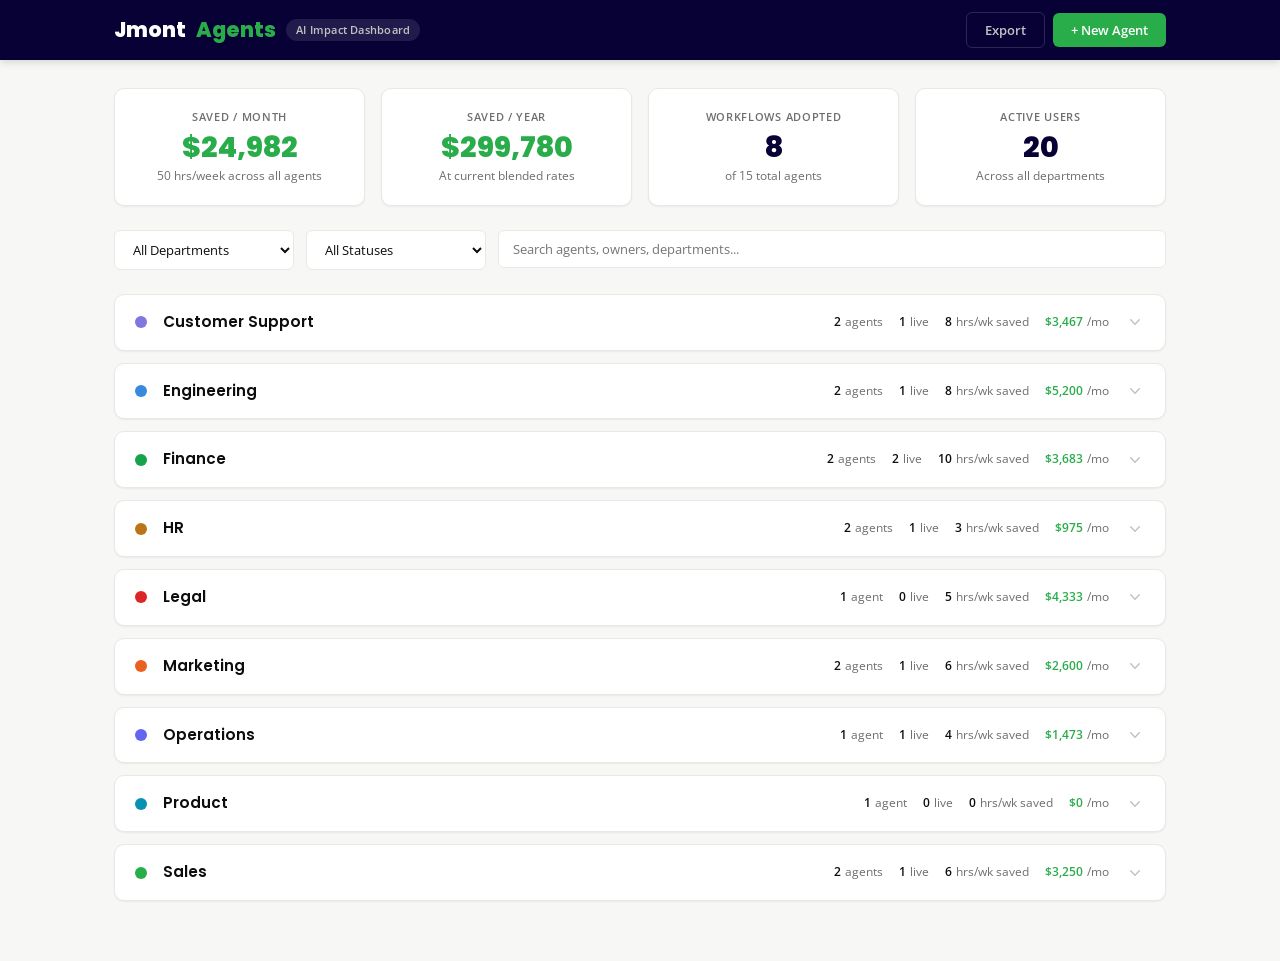
<file: index.html>
<!DOCTYPE html>
<html lang="en">
<head>
    <meta charset="UTF-8">
    <meta name="viewport" content="width=device-width, initial-scale=1.0">
    <title>JmontAgents - AI Agent Impact Dashboard</title>
    <link rel="preconnect" href="https://fonts.googleapis.com">
    <link rel="preconnect" href="https://fonts.gstatic.com" crossorigin>
    <link href="https://fonts.googleapis.com/css2?family=Poppins:wght@500;600;700;800&family=Open+Sans:wght@400;500;600&display=swap" rel="stylesheet">
    <link rel="stylesheet" href="styles.css">
</head>
<body>

    <!-- Top Nav -->
    <nav class="top-nav">
        <div class="nav-inner">
            <div class="nav-left">
                <span class="nav-logo">Jmont</span><span class="nav-logo-accent">Agents</span>
                <span class="nav-badge">AI Impact Dashboard</span>
            </div>
            <div class="nav-right">
                <button class="btn btn-ghost" id="exportBtn" title="Export JSON">Export</button>
                <button class="btn btn-accent" id="addAgentBtn">+ New Agent</button>
            </div>
        </div>
    </nav>

    <main class="container">

        <!-- Exec KPI Strip -->
        <section class="kpi-strip" id="kpiStrip"></section>

        <!-- Filters -->
        <section class="filter-bar">
            <div class="filter-item">
                <select id="filterDepartment">
                    <option value="all">All Departments</option>
                </select>
            </div>
            <div class="filter-item">
                <select id="filterStatus">
                    <option value="all">All Statuses</option>
                    <option value="planning">Planning</option>
                    <option value="active">Active</option>
                    <option value="testing">Testing</option>
                    <option value="deployed">Deployed</option>
                    <option value="paused">Paused</option>
                </select>
            </div>
            <div class="filter-item filter-search">
                <input type="text" id="searchInput" placeholder="Search agents, owners, departments...">
            </div>
        </section>

        <!-- Department Accordion List -->
        <section class="dept-list" id="deptList"></section>

    </main>

    <!-- Add/Edit Agent Modal -->
    <div class="modal-bg" id="modalBg">
        <div class="modal">
            <div class="modal-head">
                <h2 id="modalTitle">New Agent</h2>
                <button class="modal-x" id="modalClose">&times;</button>
            </div>

            <!-- Modal Tabs -->
            <div class="modal-tabs">
                <button class="modal-tab active" data-tab="details">Details</button>
                <button class="modal-tab" data-tab="usage">Usage & Impact</button>
            </div>

            <form id="agentForm" class="modal-body" autocomplete="off">
                <input type="hidden" id="agentId">

                <!-- Tab: Details -->
                <div class="tab-panel active" data-panel="details">
                    <div class="form-row">
                        <div class="form-group">
                            <label for="agentName">Agent Name *</label>
                            <input type="text" id="agentName" required placeholder="e.g. Customer Support Bot">
                        </div>
                        <div class="form-group">
                            <label for="agentDepartment">Department *</label>
                            <select id="agentDepartment" required>
                                <option value="">Select...</option>
                                <option value="Engineering">Engineering</option>
                                <option value="Sales">Sales</option>
                                <option value="Marketing">Marketing</option>
                                <option value="Customer Support">Customer Support</option>
                                <option value="HR">HR</option>
                                <option value="Finance">Finance</option>
                                <option value="Operations">Operations</option>
                                <option value="Legal">Legal</option>
                                <option value="Product">Product</option>
                            </select>
                        </div>
                    </div>
                    <div class="form-row">
                        <div class="form-group">
                            <label for="agentStatus">Status *</label>
                            <select id="agentStatus" required>
                                <option value="planning">Planning</option>
                                <option value="active">Active</option>
                                <option value="testing">Testing</option>
                                <option value="deployed">Deployed</option>
                                <option value="paused">Paused</option>
                            </select>
                        </div>
                        <div class="form-group">
                            <label for="agentOwner">Owner</label>
                            <input type="text" id="agentOwner" placeholder="e.g. Jane Smith">
                        </div>
                    </div>
                    <div class="form-row">
                        <div class="form-group">
                            <label for="agentStartDate">Start Date</label>
                            <input type="date" id="agentStartDate">
                        </div>
                        <div class="form-group">
                            <label for="agentTargetDate">Target Date</label>
                            <input type="date" id="agentTargetDate">
                        </div>
                    </div>
                    <div class="form-group">
                        <label for="agentDescription">Description</label>
                        <textarea id="agentDescription" rows="2" placeholder="What does this agent do?"></textarea>
                    </div>
                </div>

                <!-- Tab: Usage & Impact -->
                <div class="tab-panel" data-panel="usage">
                    <p class="tab-hint">Track real usage and tie it to dollars. If it's not used, it's not real.</p>

                    <div class="form-section-label">Usage Tracking</div>
                    <div class="form-row">
                        <div class="form-group">
                            <label for="agentUsesPerWeek">Uses / Week</label>
                            <input type="number" id="agentUsesPerWeek" min="0" value="0" placeholder="0">
                        </div>
                        <div class="form-group">
                            <label for="agentActiveUsers">Active Users</label>
                            <input type="text" id="agentActiveUsers" placeholder="e.g. Kylie, Jackson, Sales">
                        </div>
                    </div>
                    <div class="form-row">
                        <div class="form-group">
                            <label for="agentLastUsed">Last Used Date</label>
                            <input type="date" id="agentLastUsed">
                        </div>
                        <div class="form-group">
                            <label for="agentHoursSaved">Est. Hours Saved / Week</label>
                            <input type="number" id="agentHoursSaved" min="0" step="0.5" value="0" placeholder="0">
                        </div>
                    </div>

                    <div class="form-section-label">Financial Impact</div>
                    <div class="form-row">
                        <div class="form-group">
                            <label for="agentBlendedRate">Blended Hourly Rate ($)</label>
                            <input type="number" id="agentBlendedRate" min="0" value="100" placeholder="100">
                        </div>
                        <div class="form-group">
                            <label>$ Value Saved / Year</label>
                            <div class="computed-value" id="computedSavings">$0</div>
                        </div>
                    </div>

                    <div class="form-section-label">Revenue Influence</div>
                    <div class="form-row">
                        <div class="form-group">
                            <label for="agentRevenueInfluence">Revenue Tie</label>
                            <select id="agentRevenueInfluence">
                                <option value="none">None</option>
                                <option value="indirect">Indirect (faster output, better quality)</option>
                                <option value="direct">Direct (closed deals, pipeline)</option>
                            </select>
                        </div>
                        <div class="form-group">
                            <label for="agentRevenueNote">Revenue Note</label>
                            <input type="text" id="agentRevenueNote" placeholder="e.g. Used in 12 proposals">
                        </div>
                    </div>

                    <div class="form-section-label">Replacement Value</div>
                    <div class="form-group">
                        <label for="agentReplaces">What does this replace?</label>
                        <input type="text" id="agentReplaces" placeholder="e.g. Replaces manual proposal writing, avoids hiring 1 junior">
                    </div>
                </div>

                <div class="modal-foot">
                    <button type="button" class="btn btn-ghost" id="cancelBtn">Cancel</button>
                    <button type="submit" class="btn btn-accent" id="saveBtn">Save Agent</button>
                </div>
            </form>
        </div>
    </div>

    <!-- Delete Confirmation Modal -->
    <div class="modal-bg" id="deleteBg">
        <div class="modal modal-sm">
            <div class="modal-head">
                <h2>Delete Agent</h2>
                <button class="modal-x" id="deleteClose">&times;</button>
            </div>
            <div class="modal-body">
                <p>Are you sure you want to delete <strong id="deleteAgentName"></strong>? This cannot be undone.</p>
                <div class="modal-foot">
                    <button class="btn btn-ghost" id="deleteCancelBtn">Cancel</button>
                    <button class="btn btn-danger" id="deleteConfirmBtn">Delete</button>
                </div>
            </div>
        </div>
    </div>

    <script src="data.js"></script>
    <script src="app.js"></script>
</body>
</html>
</file>
<file: styles.css>
/* === Reset === */
*, *::before, *::after { margin: 0; padding: 0; box-sizing: border-box; }

/* === Design Tokens === */
:root {
    --navy: #080136;
    --navy-light: #0C0250;
    --green: #29AC4A;
    --green-light: #66BD5A;
    --green-soft: #D2E4C7;
    --orange: #EA6020;
    --cream: #EDECE4;
    --white: #FFFFFF;
    --gray-50: #F7F7F5;
    --gray-100: #F0F0EC;
    --gray-200: #E8E8E4;
    --gray-300: #C2C2C2;
    --gray-500: #6E6E6E;
    --gray-900: #0D0D0D;
    --radius: 6px;
    --radius-md: 10px;
    --radius-lg: 14px;
    --font-head: 'Poppins', sans-serif;
    --font-body: 'Open Sans', sans-serif;
    --shadow-sm: 0 1px 2px rgba(0,0,0,0.06);
    --shadow-md: 0 4px 12px rgba(0,0,0,0.08);
    --shadow-lg: 0 8px 30px rgba(0,0,0,0.12);
}

body {
    font-family: var(--font-body);
    background: var(--gray-50);
    color: var(--gray-900);
    line-height: 1.5;
    min-height: 100vh;
    -webkit-font-smoothing: antialiased;
}

/* === Top Nav === */
.top-nav {
    position: sticky;
    top: 0;
    z-index: 50;
    background: var(--navy);
    height: 60px;
    box-shadow: 0 2px 8px rgba(0,0,0,0.15);
}

.nav-inner {
    max-width: 1100px;
    margin: 0 auto;
    padding: 0 24px;
    height: 100%;
    display: flex;
    align-items: center;
    justify-content: space-between;
}

.nav-left {
    display: flex;
    align-items: center;
    gap: 10px;
}

.nav-logo {
    font-family: var(--font-head);
    font-weight: 800;
    font-size: 1.3rem;
    color: var(--white);
}

.nav-logo-accent {
    font-family: var(--font-head);
    font-weight: 800;
    font-size: 1.3rem;
    color: var(--green);
}

.nav-badge {
    background: rgba(255,255,255,0.1);
    color: var(--gray-300);
    font-size: 0.7rem;
    font-weight: 600;
    padding: 3px 10px;
    border-radius: 99px;
    letter-spacing: 0.02em;
}

.nav-right {
    display: flex;
    align-items: center;
    gap: 8px;
}

/* === Container === */
.container {
    max-width: 1100px;
    margin: 0 auto;
    padding: 28px 24px 60px;
}

/* === Buttons === */
.btn {
    font-family: var(--font-body);
    font-size: 0.8rem;
    font-weight: 600;
    padding: 8px 18px;
    border: none;
    border-radius: var(--radius);
    cursor: pointer;
    transition: all 0.15s ease;
    display: inline-flex;
    align-items: center;
    gap: 6px;
}

.btn-accent {
    background: var(--green);
    color: var(--white);
}

.btn-accent:hover {
    background: var(--green-light);
}

.btn-ghost {
    background: transparent;
    color: var(--gray-300);
    border: 1px solid rgba(255,255,255,0.15);
}

.btn-ghost:hover {
    background: rgba(255,255,255,0.06);
    color: var(--white);
}

.btn-danger {
    background: #dc2626;
    color: var(--white);
}

.btn-danger:hover {
    background: #ef4444;
}

.btn-sm {
    padding: 5px 12px;
    font-size: 0.75rem;
}

.btn-outline {
    background: transparent;
    color: var(--gray-500);
    border: 1px solid var(--gray-200);
}

.btn-outline:hover {
    background: var(--gray-100);
    color: var(--gray-900);
}

/* === KPI Strip === */
.kpi-strip {
    display: grid;
    grid-template-columns: repeat(4, 1fr);
    gap: 16px;
    margin-bottom: 24px;
}

.kpi-card {
    background: var(--white);
    border: 1px solid var(--gray-200);
    border-radius: var(--radius-md);
    padding: 20px;
    text-align: center;
    box-shadow: var(--shadow-sm);
    transition: box-shadow 0.15s ease;
}

.kpi-card:hover {
    box-shadow: var(--shadow-md);
}

.kpi-label {
    font-family: var(--font-body);
    font-size: 0.7rem;
    font-weight: 600;
    color: var(--gray-500);
    text-transform: uppercase;
    letter-spacing: 0.06em;
    margin-bottom: 6px;
}

.kpi-value {
    font-family: var(--font-head);
    font-size: 1.8rem;
    font-weight: 800;
    line-height: 1.1;
}

.kpi-value.green { color: var(--green); }
.kpi-value.navy { color: var(--navy); }
.kpi-value.orange { color: var(--orange); }

.kpi-sub {
    font-size: 0.72rem;
    color: var(--gray-500);
    margin-top: 4px;
}

/* === Filter Bar === */
.filter-bar {
    display: flex;
    gap: 12px;
    margin-bottom: 24px;
    flex-wrap: wrap;
}

.filter-item select,
.filter-item input[type="text"] {
    font-family: var(--font-body);
    font-size: 0.82rem;
    padding: 9px 14px;
    border: 1px solid var(--gray-200);
    border-radius: var(--radius);
    background: var(--white);
    color: var(--gray-900);
    outline: none;
    transition: border-color 0.15s ease;
    min-width: 180px;
}

.filter-item select:focus,
.filter-item input:focus {
    border-color: var(--green);
    box-shadow: 0 0 0 3px rgba(41,172,74,0.1);
}

.filter-search {
    flex: 1;
    min-width: 200px;
}

.filter-search input {
    width: 100%;
}

/* === Department List (Accordion) === */
.dept-list {
    display: flex;
    flex-direction: column;
    gap: 12px;
}

.dept-card {
    background: var(--white);
    border: 1px solid var(--gray-200);
    border-radius: var(--radius-md);
    box-shadow: var(--shadow-sm);
    overflow: hidden;
    transition: box-shadow 0.15s ease;
}

.dept-card:hover {
    box-shadow: var(--shadow-md);
}

.dept-header {
    display: flex;
    align-items: center;
    padding: 16px 20px;
    cursor: pointer;
    user-select: none;
    gap: 16px;
    transition: background 0.1s ease;
}

.dept-header:hover {
    background: var(--gray-50);
}

.dept-color-dot {
    width: 12px;
    height: 12px;
    border-radius: 50%;
    flex-shrink: 0;
}

.dept-name {
    font-family: var(--font-head);
    font-weight: 600;
    font-size: 0.95rem;
    flex: 1;
}

.dept-meta {
    display: flex;
    align-items: center;
    gap: 16px;
    font-size: 0.78rem;
    color: var(--gray-500);
}

.dept-meta-item {
    display: flex;
    align-items: center;
    gap: 4px;
    white-space: nowrap;
}

.dept-meta-value {
    font-weight: 600;
    color: var(--gray-900);
}

.dept-chevron {
    width: 20px;
    height: 20px;
    color: var(--gray-300);
    transition: transform 0.2s ease;
    flex-shrink: 0;
}

.dept-card.open .dept-chevron {
    transform: rotate(180deg);
}

.dept-body {
    display: none;
    border-top: 1px solid var(--gray-200);
}

.dept-card.open .dept-body {
    display: block;
}

/* === Agent Item (inside department) === */
.agent-item {
    display: grid;
    grid-template-columns: 1fr auto;
    gap: 12px;
    padding: 16px 20px;
    border-bottom: 1px solid var(--gray-100);
    align-items: start;
    transition: background 0.1s ease;
}

.agent-item:last-child {
    border-bottom: none;
}

.agent-item:hover {
    background: var(--gray-50);
}

.agent-main {
    min-width: 0;
}

.agent-top-row {
    display: flex;
    align-items: center;
    gap: 10px;
    margin-bottom: 4px;
    flex-wrap: wrap;
}

.agent-name {
    font-family: var(--font-head);
    font-weight: 600;
    font-size: 0.9rem;
    color: var(--gray-900);
}

.agent-desc {
    font-size: 0.78rem;
    color: var(--gray-500);
    margin-bottom: 8px;
    line-height: 1.4;
}

/* Status Badges */
.badge {
    display: inline-flex;
    align-items: center;
    gap: 5px;
    padding: 2px 10px;
    border-radius: 99px;
    font-size: 0.7rem;
    font-weight: 600;
    letter-spacing: 0.01em;
}

.badge::before {
    content: '';
    width: 6px;
    height: 6px;
    border-radius: 50%;
}

.badge-planning { background: #E0EDFF; color: #2563EB; }
.badge-planning::before { background: #2563EB; }
.badge-active { background: #DCFCE7; color: #16A34A; }
.badge-active::before { background: #16A34A; }
.badge-testing { background: #FEF3C7; color: #D97706; }
.badge-testing::before { background: #D97706; }
.badge-deployed { background: #D2E4C7; color: #15803D; }
.badge-deployed::before { background: #15803D; }
.badge-paused { background: var(--gray-100); color: var(--gray-500); }
.badge-paused::before { background: var(--gray-500); }

/* Revenue badge */
.rev-badge {
    font-size: 0.68rem;
    font-weight: 600;
    padding: 2px 8px;
    border-radius: 4px;
}

.rev-direct { background: #DCFCE7; color: #15803D; }
.rev-indirect { background: #FEF3C7; color: #92400E; }

/* Agent metrics row */
.agent-metrics {
    display: flex;
    gap: 16px;
    flex-wrap: wrap;
    font-size: 0.75rem;
    color: var(--gray-500);
}

.agent-metric {
    display: flex;
    align-items: center;
    gap: 4px;
}

.agent-metric strong {
    color: var(--gray-900);
    font-weight: 600;
}

.metric-dollars {
    color: var(--green);
    font-weight: 700;
}

.metric-stale {
    color: #dc2626;
}

/* Agent actions */
.agent-actions {
    display: flex;
    gap: 4px;
    align-items: start;
    padding-top: 2px;
}

.btn-icon {
    width: 32px;
    height: 32px;
    display: flex;
    align-items: center;
    justify-content: center;
    border: 1px solid var(--gray-200);
    border-radius: var(--radius);
    background: var(--white);
    color: var(--gray-500);
    cursor: pointer;
    font-size: 0.85rem;
    transition: all 0.15s ease;
}

.btn-icon:hover {
    background: var(--gray-100);
    color: var(--gray-900);
    border-color: var(--gray-300);
}

/* Replaces tag */
.agent-replaces {
    font-size: 0.72rem;
    color: var(--orange);
    font-style: italic;
    margin-top: 4px;
}

/* Empty state */
.empty-dept {
    padding: 24px 20px;
    text-align: center;
    color: var(--gray-500);
    font-size: 0.85rem;
}

/* === Modal === */
.modal-bg {
    display: none;
    position: fixed;
    inset: 0;
    background: rgba(8,1,54,0.5);
    backdrop-filter: blur(4px);
    z-index: 100;
    justify-content: center;
    align-items: flex-start;
    padding-top: 60px;
    overflow-y: auto;
}

.modal-bg.active {
    display: flex;
}

.modal {
    background: var(--white);
    border-radius: var(--radius-lg);
    width: 92%;
    max-width: 620px;
    box-shadow: var(--shadow-lg);
    animation: modalSlide 0.2s ease;
    margin-bottom: 40px;
}

.modal-sm {
    max-width: 400px;
}

@keyframes modalSlide {
    from { opacity: 0; transform: translateY(-12px); }
    to { opacity: 1; transform: translateY(0); }
}

.modal-head {
    display: flex;
    justify-content: space-between;
    align-items: center;
    padding: 20px 24px 16px;
}

.modal-head h2 {
    font-family: var(--font-head);
    font-size: 1.15rem;
    font-weight: 700;
    color: var(--navy);
}

.modal-x {
    background: none;
    border: none;
    font-size: 1.6rem;
    color: var(--gray-300);
    cursor: pointer;
    line-height: 1;
    padding: 4px;
}

.modal-x:hover {
    color: var(--gray-900);
}

/* Modal Tabs */
.modal-tabs {
    display: flex;
    border-bottom: 2px solid var(--gray-200);
    padding: 0 24px;
    gap: 0;
}

.modal-tab {
    font-family: var(--font-body);
    font-size: 0.82rem;
    font-weight: 600;
    color: var(--gray-500);
    background: none;
    border: none;
    padding: 10px 18px;
    cursor: pointer;
    border-bottom: 2px solid transparent;
    margin-bottom: -2px;
    transition: all 0.15s ease;
}

.modal-tab:hover {
    color: var(--gray-900);
}

.modal-tab.active {
    color: var(--green);
    border-bottom-color: var(--green);
}

/* Modal Body */
.modal-body {
    padding: 20px 24px 24px;
}

.tab-panel {
    display: none;
}

.tab-panel.active {
    display: block;
}

.tab-hint {
    font-size: 0.78rem;
    color: var(--gray-500);
    margin-bottom: 16px;
    padding: 10px 14px;
    background: var(--gray-50);
    border-radius: var(--radius);
    border-left: 3px solid var(--green);
}

.form-section-label {
    font-family: var(--font-head);
    font-size: 0.78rem;
    font-weight: 600;
    color: var(--navy);
    text-transform: uppercase;
    letter-spacing: 0.05em;
    margin: 18px 0 10px;
    padding-bottom: 6px;
    border-bottom: 1px solid var(--gray-200);
}

.form-section-label:first-child {
    margin-top: 0;
}

.form-row {
    display: grid;
    grid-template-columns: 1fr 1fr;
    gap: 14px;
    margin-bottom: 14px;
}

.form-group {
    display: flex;
    flex-direction: column;
    gap: 4px;
    margin-bottom: 14px;
}

.form-row .form-group {
    margin-bottom: 0;
}

.form-group label {
    font-size: 0.75rem;
    font-weight: 600;
    color: var(--gray-500);
}

.form-group input,
.form-group select,
.form-group textarea {
    font-family: var(--font-body);
    font-size: 0.85rem;
    padding: 9px 12px;
    border: 1px solid var(--gray-200);
    border-radius: var(--radius);
    color: var(--gray-900);
    background: var(--white);
    outline: none;
    transition: border-color 0.15s ease;
}

.form-group input:focus,
.form-group select:focus,
.form-group textarea:focus {
    border-color: var(--green);
    box-shadow: 0 0 0 3px rgba(41,172,74,0.1);
}

.computed-value {
    font-family: var(--font-head);
    font-size: 1.2rem;
    font-weight: 700;
    color: var(--green);
    padding: 7px 0;
}

.modal-foot {
    display: flex;
    justify-content: flex-end;
    gap: 8px;
    margin-top: 16px;
    padding-top: 16px;
    border-top: 1px solid var(--gray-200);
}

.modal-foot .btn-ghost {
    color: var(--gray-500);
    border-color: var(--gray-200);
}

.modal-foot .btn-ghost:hover {
    color: var(--gray-900);
    background: var(--gray-50);
}

/* === Responsive === */
@media (max-width: 768px) {
    .kpi-strip {
        grid-template-columns: repeat(2, 1fr);
    }

    .filter-bar {
        flex-direction: column;
    }

    .filter-item select,
    .filter-item input {
        min-width: 100%;
        width: 100%;
    }

    .form-row {
        grid-template-columns: 1fr;
    }

    .dept-meta {
        display: none;
    }

    .agent-item {
        grid-template-columns: 1fr;
    }

    .agent-actions {
        justify-content: flex-end;
    }
}

@media (max-width: 480px) {
    .kpi-strip {
        grid-template-columns: 1fr;
    }

    .nav-badge {
        display: none;
    }

    .nav-logo, .nav-logo-accent {
        font-size: 1.1rem;
    }
}
</file>
